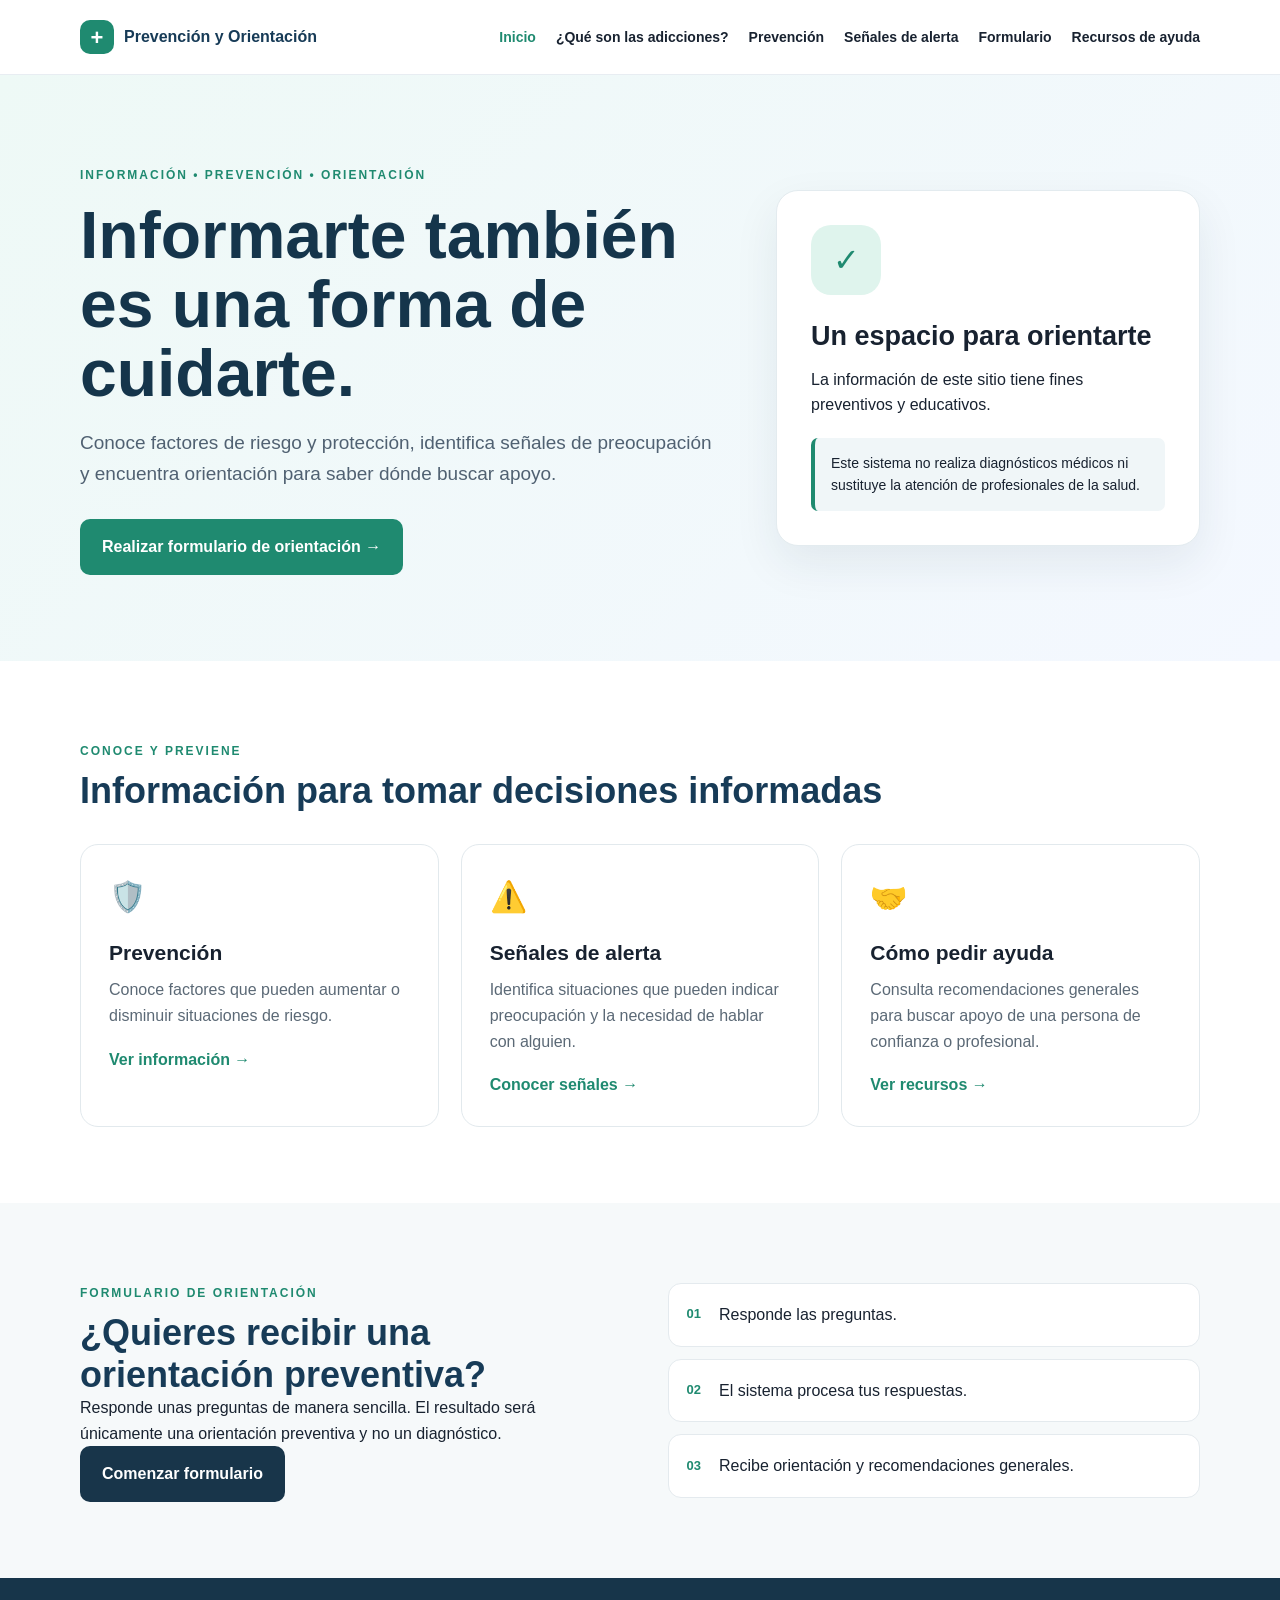
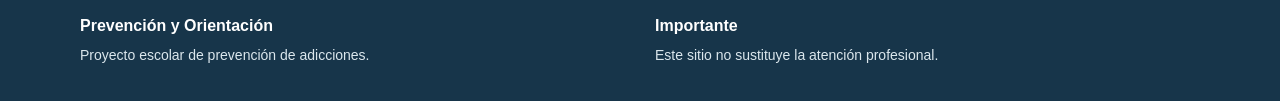
<file: index.html>
<!DOCTYPE html>
<html lang="es"><head><meta charset="UTF-8"><meta name="viewport" content="width=device-width, initial-scale=1.0"><meta name="description" content="Prevención y Orientación ante el Consumo de Sustancias"><title>Prevención y Orientación</title><link rel="stylesheet" href="css/estilos.css"></head>
<body><header class="header"><div class="container nav-wrap"><a class="logo" href="index.html"><span class="logo-mark">+</span><span>Prevención y Orientación</span></a><button class="menu-toggle" aria-label="Abrir menú">☰</button><nav class="nav"><a class="active" href="index.html">Inicio</a><a href="informacion.html">¿Qué son las adicciones?</a><a href="prevencion.html">Prevención</a><a href="informacion.html#alertas">Señales de alerta</a><a href="formulario.html">Formulario</a><a href="ayuda.html">Recursos de ayuda</a></nav></div></header>
<main><section class="hero"><div class="container hero-grid"><div><span class="eyebrow">INFORMACIÓN • PREVENCIÓN • ORIENTACIÓN</span><h1>Informarte también es una forma de cuidarte.</h1><p class="hero-text">Conoce factores de riesgo y protección, identifica señales de preocupación y encuentra orientación para saber dónde buscar apoyo.</p><a class="btn btn-primary" href="formulario.html">Realizar formulario de orientación →</a></div><div class="hero-card"><div class="shield">✓</div><h2>Un espacio para orientarte</h2><p>La información de este sitio tiene fines preventivos y educativos.</p><div class="notice">Este sistema no realiza diagnósticos médicos ni sustituye la atención de profesionales de la salud.</div></div></div></section>
<section class="section"><div class="container"><div class="section-title"><span class="eyebrow">CONOCE Y PREVIENE</span><h2>Información para tomar decisiones informadas</h2></div><div class="cards three"><a class="card" href="prevencion.html"><div class="icon">🛡️</div><h3>Prevención</h3><p>Conoce factores que pueden aumentar o disminuir situaciones de riesgo.</p><span>Ver información →</span></a><a class="card" href="informacion.html#alertas"><div class="icon">⚠️</div><h3>Señales de alerta</h3><p>Identifica situaciones que pueden indicar preocupación y la necesidad de hablar con alguien.</p><span>Conocer señales →</span></a><a class="card" href="ayuda.html"><div class="icon">🤝</div><h3>Cómo pedir ayuda</h3><p>Consulta recomendaciones generales para buscar apoyo de una persona de confianza o profesional.</p><span>Ver recursos →</span></a></div></div></section>
<section class="section soft"><div class="container split"><div><span class="eyebrow">FORMULARIO DE ORIENTACIÓN</span><h2>¿Quieres recibir una orientación preventiva?</h2><p>Responde unas preguntas de manera sencilla. El resultado será únicamente una orientación preventiva y no un diagnóstico.</p><a class="btn btn-dark" href="formulario.html">Comenzar formulario</a></div><div class="steps"><div><b>01</b><span>Responde las preguntas.</span></div><div><b>02</b><span>El sistema procesa tus respuestas.</span></div><div><b>03</b><span>Recibe orientación y recomendaciones generales.</span></div></div></div></section></main>
<footer><div class="container footer-grid"><div><strong>Prevención y Orientación</strong><p>Proyecto escolar de prevención de adicciones.</p></div><div><strong>Importante</strong><p>Este sitio no sustituye la atención profesional.</p></div></div></footer><script src="js/menu.js"></script></body></html>
</file>
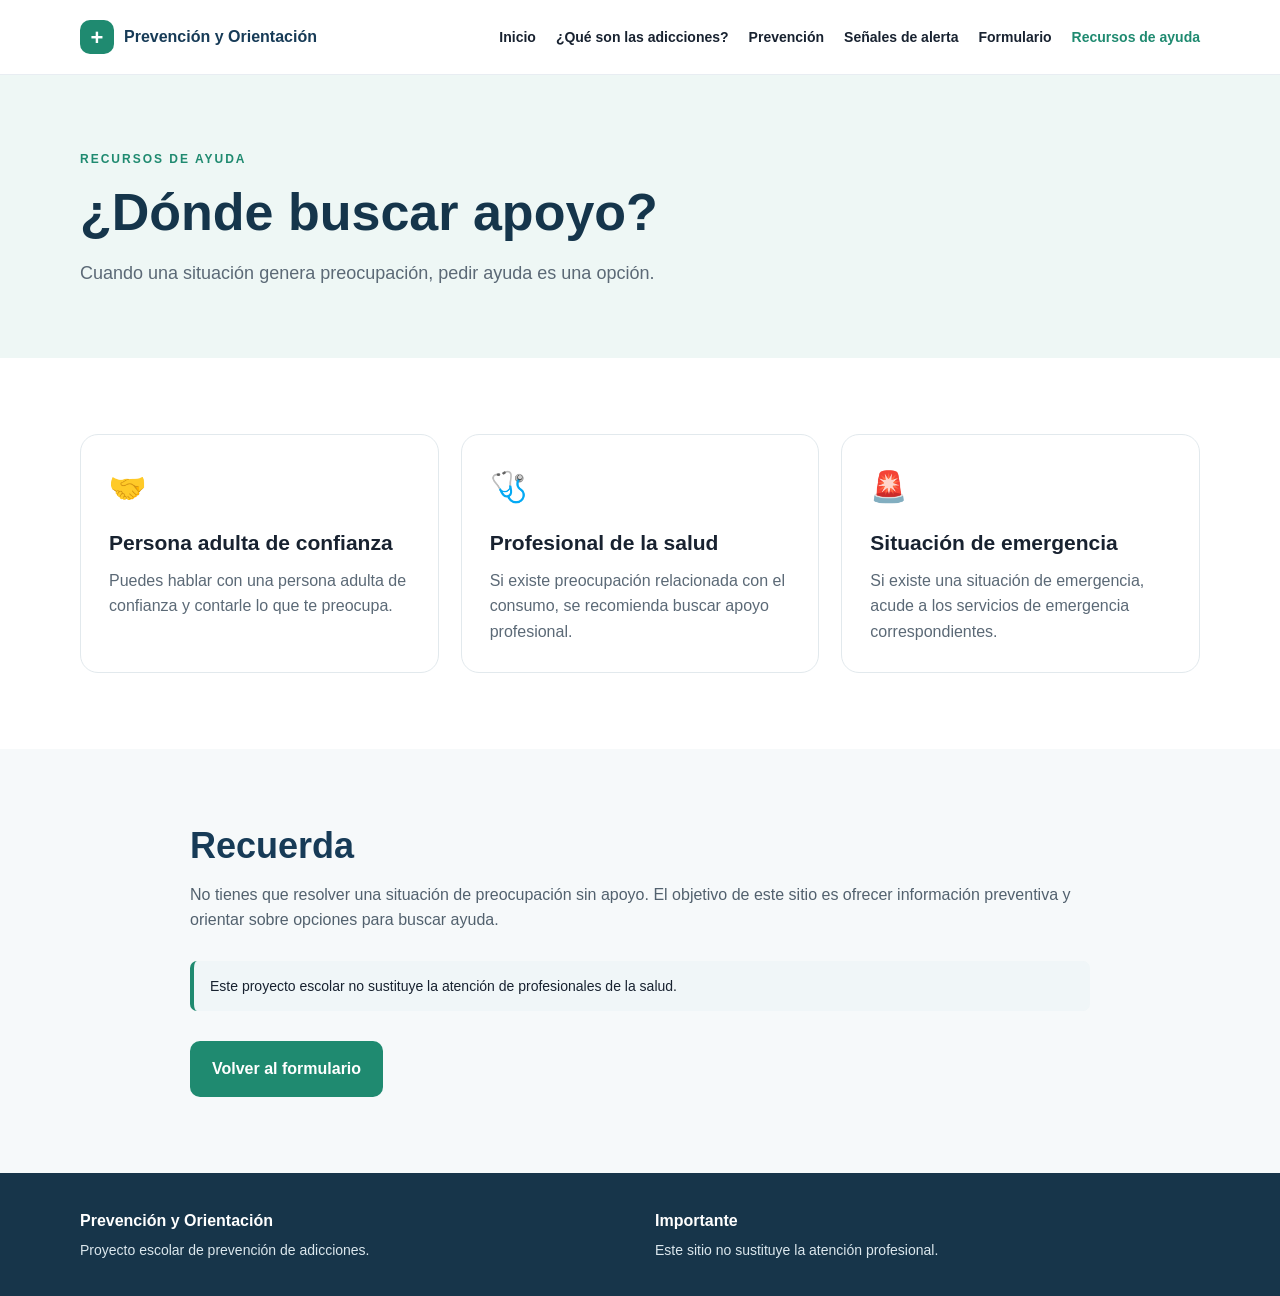
<file: ayuda.html>
<!DOCTYPE html><html lang="es"><head><meta charset="UTF-8"><meta name="viewport" content="width=device-width, initial-scale=1.0"><title>Recursos de ayuda | Prevención y Orientación</title><link rel="stylesheet" href="css/estilos.css"></head><body><header class="header"><div class="container nav-wrap"><a class="logo" href="index.html"><span class="logo-mark">+</span><span>Prevención y Orientación</span></a><button class="menu-toggle">☰</button><nav class="nav"><a href="index.html">Inicio</a><a href="informacion.html">¿Qué son las adicciones?</a><a href="prevencion.html">Prevención</a><a href="informacion.html#alertas">Señales de alerta</a><a href="formulario.html">Formulario</a><a class="active" href="ayuda.html">Recursos de ayuda</a></nav></div></header><main><section class="page-head"><div class="container"><span class="eyebrow">RECURSOS DE AYUDA</span><h1>¿Dónde buscar apoyo?</h1><p>Cuando una situación genera preocupación, pedir ayuda es una opción.</p></div></section><section class="section"><div class="container cards three"><div class="card"><div class="icon">🤝</div><h3>Persona adulta de confianza</h3><p>Puedes hablar con una persona adulta de confianza y contarle lo que te preocupa.</p></div><div class="card"><div class="icon">🩺</div><h3>Profesional de la salud</h3><p>Si existe preocupación relacionada con el consumo, se recomienda buscar apoyo profesional.</p></div><div class="card"><div class="icon">🚨</div><h3>Situación de emergencia</h3><p>Si existe una situación de emergencia, acude a los servicios de emergencia correspondientes.</p></div></div></section><section class="section soft"><div class="container content"><h2>Recuerda</h2><p>No tienes que resolver una situación de preocupación sin apoyo. El objetivo de este sitio es ofrecer información preventiva y orientar sobre opciones para buscar ayuda.</p><div class="notice large">Este proyecto escolar no sustituye la atención de profesionales de la salud.</div><a class="btn btn-primary" href="formulario.html">Volver al formulario</a></div></section></main><footer><div class="container footer-grid"><div><strong>Prevención y Orientación</strong><p>Proyecto escolar de prevención de adicciones.</p></div><div><strong>Importante</strong><p>Este sitio no sustituye la atención profesional.</p></div></div></footer><script src="js/menu.js"></script></body></html>
</file>
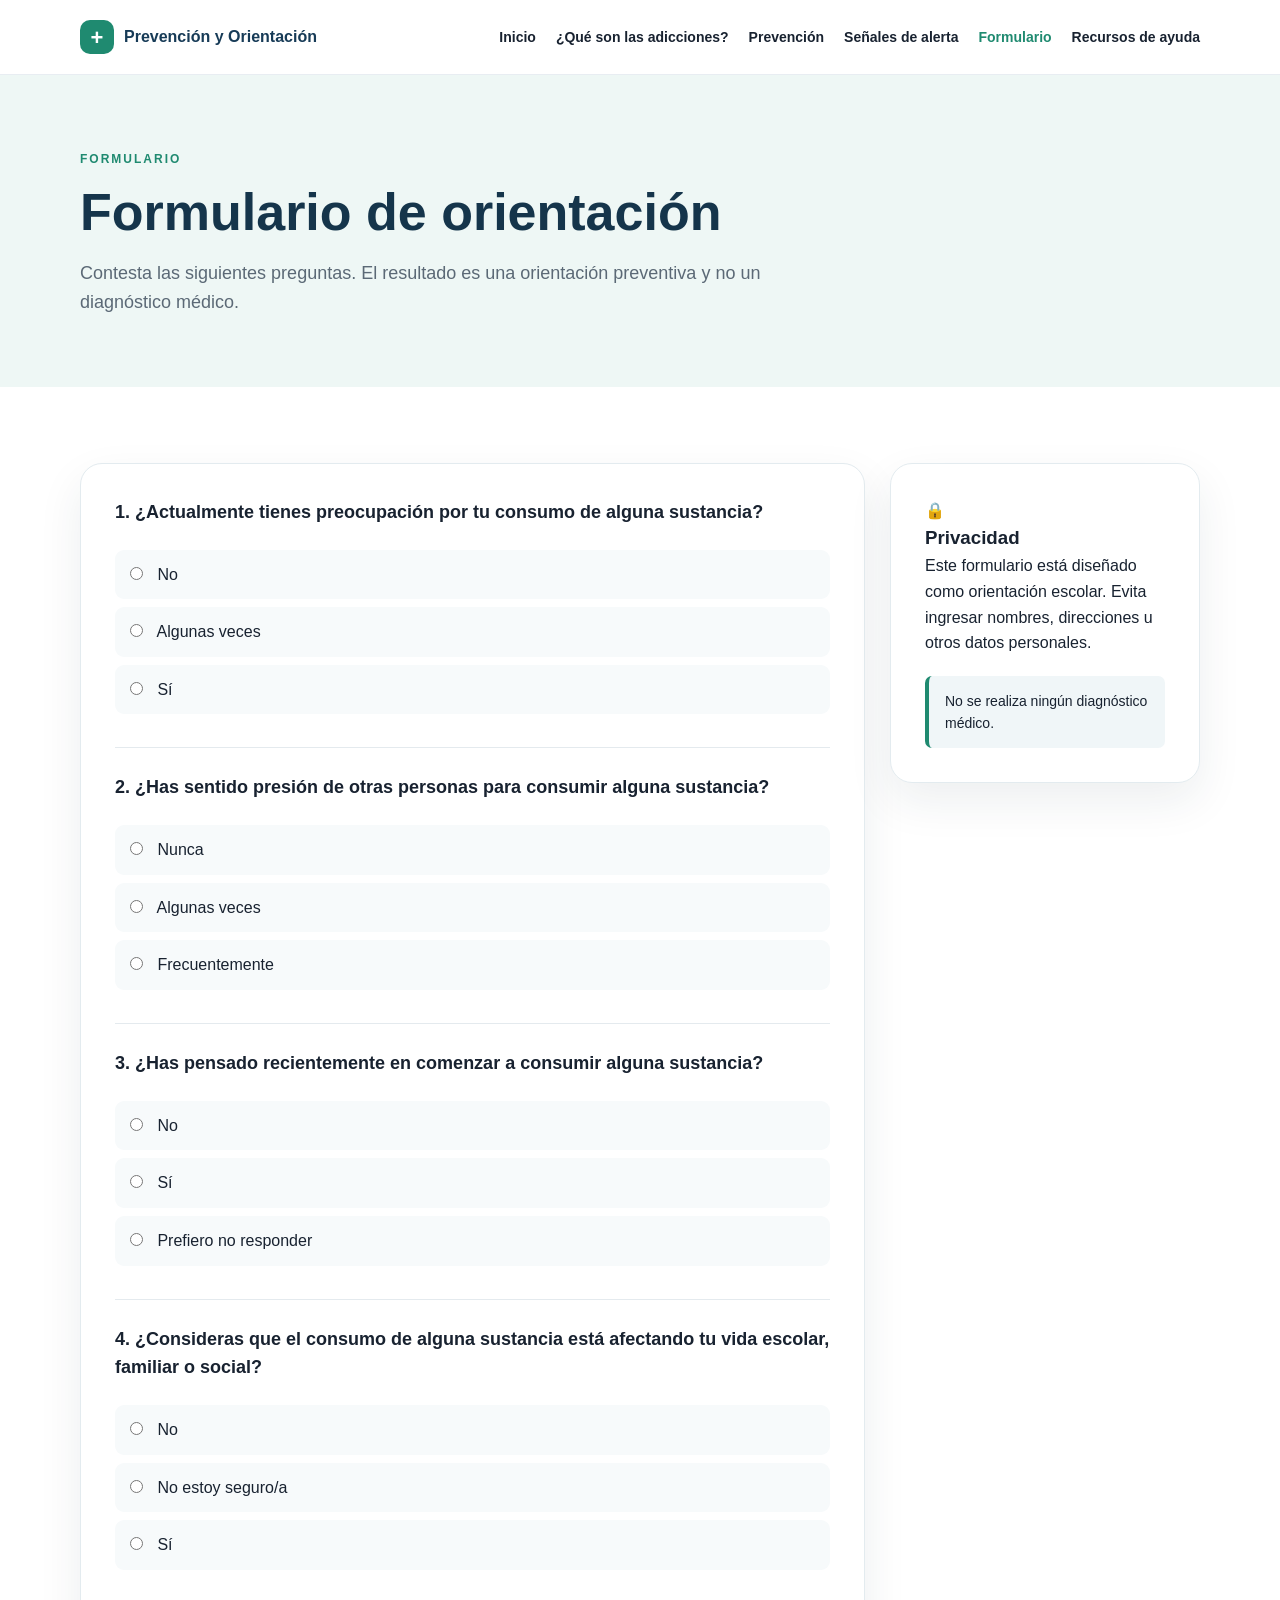
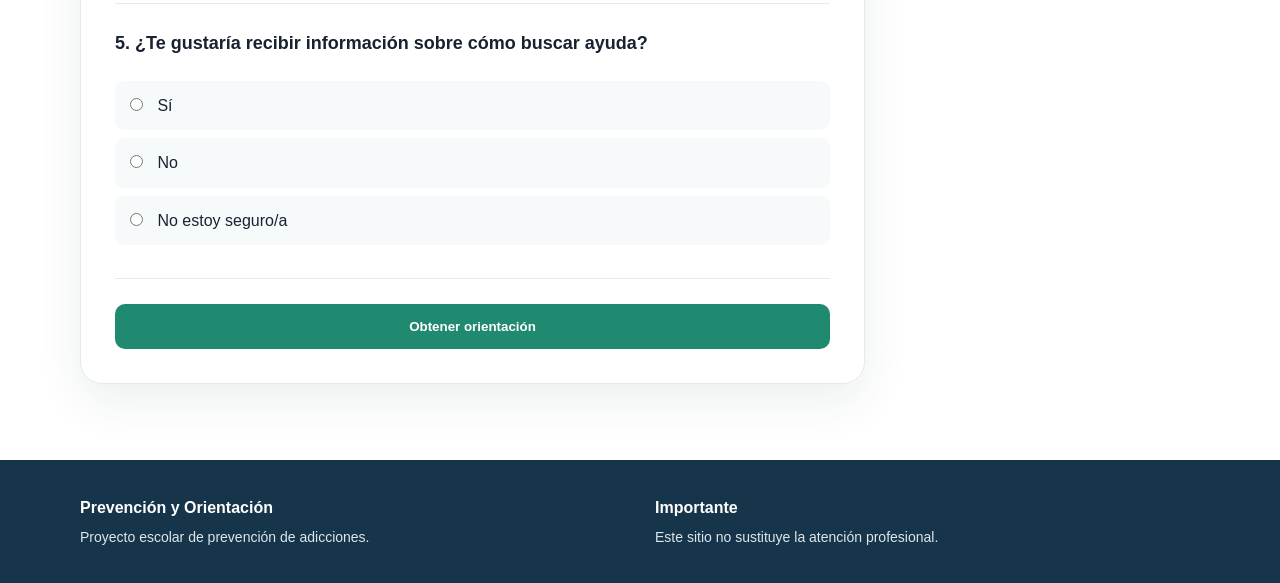
<file: formulario.html>
<!DOCTYPE html><html lang="es"><head><meta charset="UTF-8"><meta name="viewport" content="width=device-width, initial-scale=1.0"><title>Formulario de orientación | Prevención y Orientación</title><link rel="stylesheet" href="css/estilos.css"></head><body><header class="header"><div class="container nav-wrap"><a class="logo" href="index.html"><span class="logo-mark">+</span><span>Prevención y Orientación</span></a><button class="menu-toggle">☰</button><nav class="nav"><a href="index.html">Inicio</a><a href="informacion.html">¿Qué son las adicciones?</a><a href="prevencion.html">Prevención</a><a href="informacion.html#alertas">Señales de alerta</a><a class="active" href="formulario.html">Formulario</a><a href="ayuda.html">Recursos de ayuda</a></nav></div></header><main><section class="page-head"><div class="container"><span class="eyebrow">FORMULARIO</span><h1>Formulario de orientación</h1><p>Contesta las siguientes preguntas. El resultado es una orientación preventiva y no un diagnóstico médico.</p></div></section><section class="section"><div class="container form-layout"><form id="orientationForm" class="form-card"><fieldset><legend>1. ¿Actualmente tienes preocupación por tu consumo de alguna sustancia?</legend><label><input required type="radio" name="q1" value="0"> No</label><label><input type="radio" name="q1" value="1"> Algunas veces</label><label><input type="radio" name="q1" value="2"> Sí</label></fieldset><fieldset><legend>2. ¿Has sentido presión de otras personas para consumir alguna sustancia?</legend><label><input required type="radio" name="q2" value="0"> Nunca</label><label><input type="radio" name="q2" value="1"> Algunas veces</label><label><input type="radio" name="q2" value="2"> Frecuentemente</label></fieldset><fieldset><legend>3. ¿Has pensado recientemente en comenzar a consumir alguna sustancia?</legend><label><input required type="radio" name="q3" value="0"> No</label><label><input type="radio" name="q3" value="2"> Sí</label><label><input type="radio" name="q3" value="1"> Prefiero no responder</label></fieldset><fieldset><legend>4. ¿Consideras que el consumo de alguna sustancia está afectando tu vida escolar, familiar o social?</legend><label><input required type="radio" name="q4" value="0"> No</label><label><input type="radio" name="q4" value="1"> No estoy seguro/a</label><label><input type="radio" name="q4" value="2"> Sí</label></fieldset><fieldset><legend>5. ¿Te gustaría recibir información sobre cómo buscar ayuda?</legend><label><input required type="radio" name="q5" value="0"> Sí</label><label><input type="radio" name="q5" value="0"> No</label><label><input type="radio" name="q5" value="0"> No estoy seguro/a</label></fieldset><button class="btn btn-primary full" type="submit">Obtener orientación</button></form><aside class="side-note"><div class="icon">🔒</div><h3>Privacidad</h3><p>Este formulario está diseñado como orientación escolar. Evita ingresar nombres, direcciones u otros datos personales.</p><div class="notice">No se realiza ningún diagnóstico médico.</div></aside></div></section><section id="resultado" class="section result-section hidden"><div class="container"><div id="resultBox" class="result-box"></div></div></section></main><footer><div class="container footer-grid"><div><strong>Prevención y Orientación</strong><p>Proyecto escolar de prevención de adicciones.</p></div><div><strong>Importante</strong><p>Este sitio no sustituye la atención profesional.</p></div></div></footer><script src="js/formulario.js"></script><script src="js/menu.js"></script></body></html>
</file>
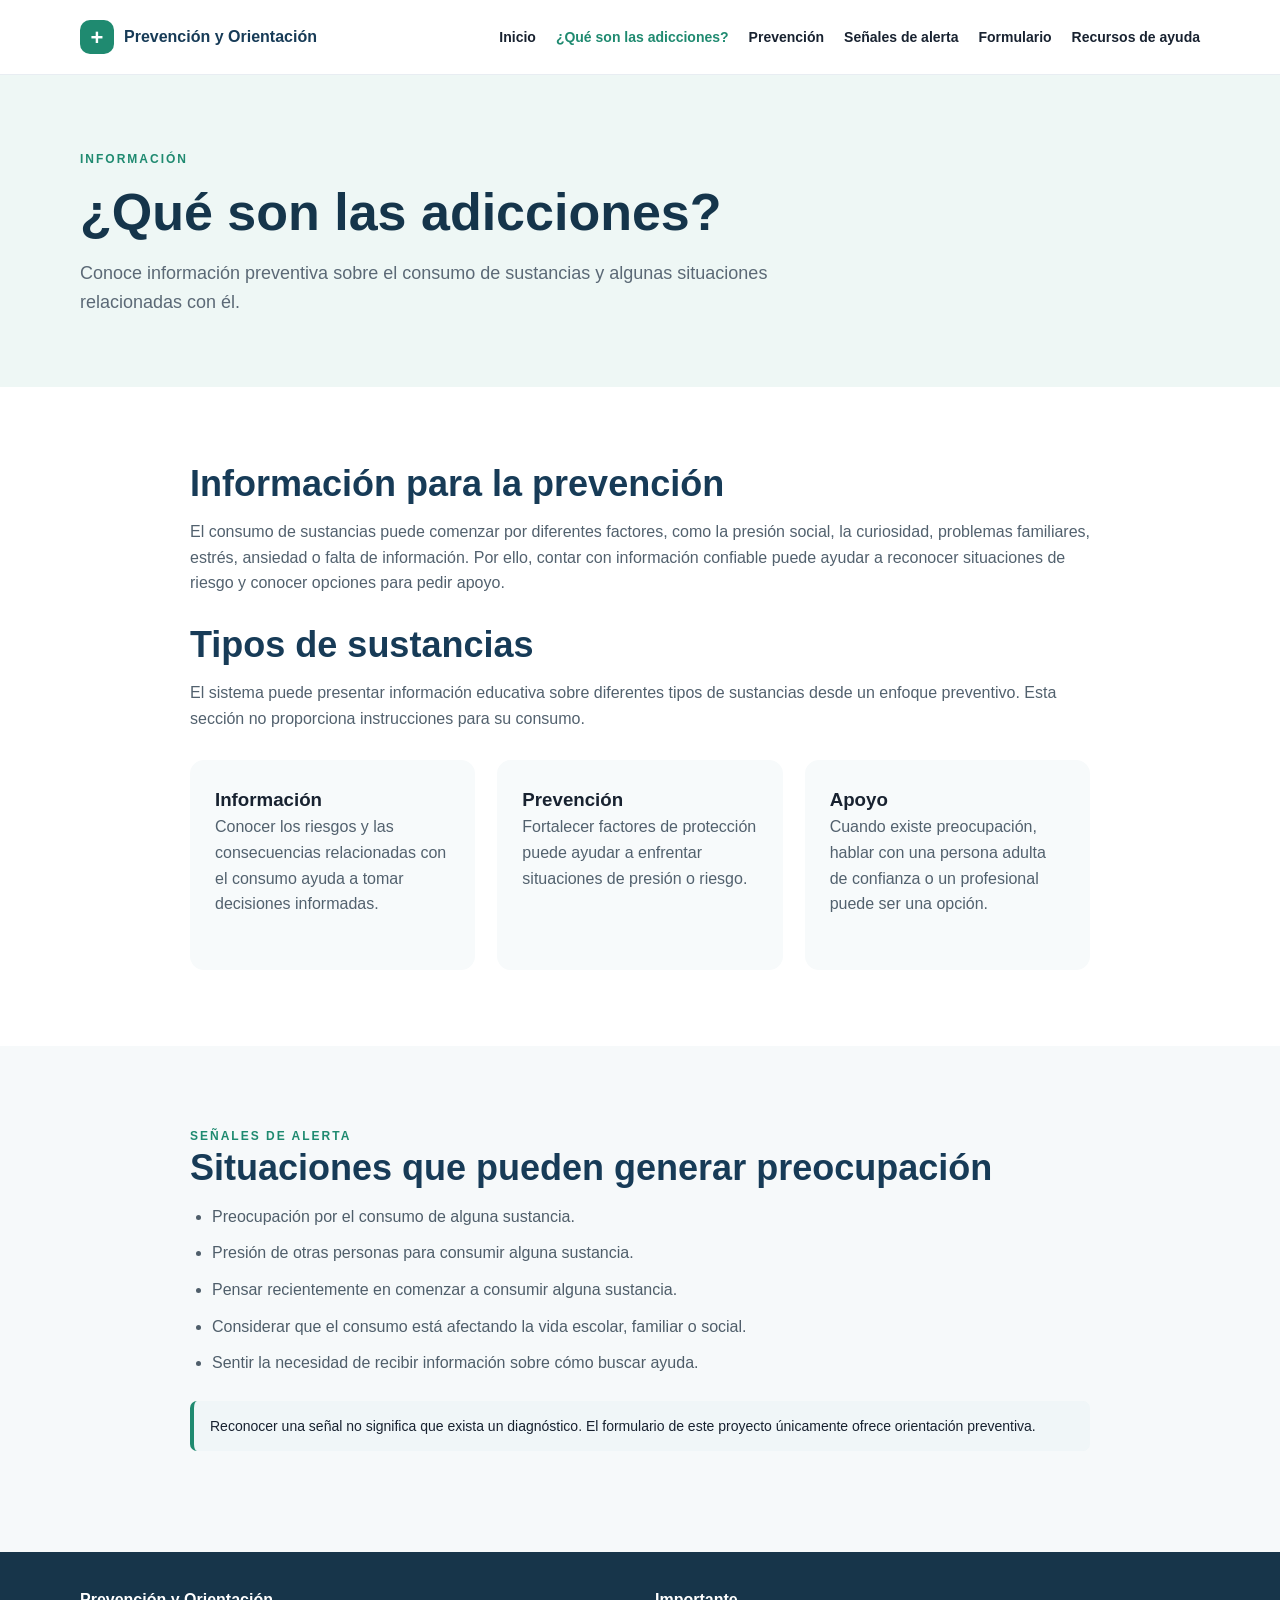
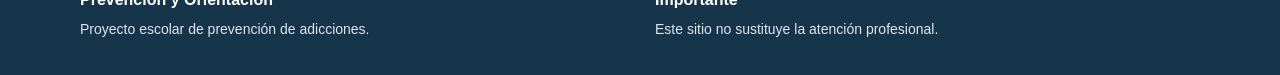
<file: informacion.html>
<!DOCTYPE html><html lang="es"><head><meta charset="UTF-8"><meta name="viewport" content="width=device-width, initial-scale=1.0"><title>¿Qué son las adicciones? | Prevención y Orientación</title><link rel="stylesheet" href="css/estilos.css"></head><body><header class="header"><div class="container nav-wrap"><a class="logo" href="index.html"><span class="logo-mark">+</span><span>Prevención y Orientación</span></a><button class="menu-toggle">☰</button><nav class="nav"><a href="index.html">Inicio</a><a class="active" href="informacion.html">¿Qué son las adicciones?</a><a href="prevencion.html">Prevención</a><a href="#alertas">Señales de alerta</a><a href="formulario.html">Formulario</a><a href="ayuda.html">Recursos de ayuda</a></nav></div></header><main><section class="page-head"><div class="container"><span class="eyebrow">INFORMACIÓN</span><h1>¿Qué son las adicciones?</h1><p>Conoce información preventiva sobre el consumo de sustancias y algunas situaciones relacionadas con él.</p></div></section><section class="section"><div class="container content"><h2>Información para la prevención</h2><p>El consumo de sustancias puede comenzar por diferentes factores, como la presión social, la curiosidad, problemas familiares, estrés, ansiedad o falta de información. Por ello, contar con información confiable puede ayudar a reconocer situaciones de riesgo y conocer opciones para pedir apoyo.</p><h2>Tipos de sustancias</h2><p>El sistema puede presentar información educativa sobre diferentes tipos de sustancias desde un enfoque preventivo. Esta sección no proporciona instrucciones para su consumo.</p><div class="cards three"><div class="info-box"><h3>Información</h3><p>Conocer los riesgos y las consecuencias relacionadas con el consumo ayuda a tomar decisiones informadas.</p></div><div class="info-box"><h3>Prevención</h3><p>Fortalecer factores de protección puede ayudar a enfrentar situaciones de presión o riesgo.</p></div><div class="info-box"><h3>Apoyo</h3><p>Cuando existe preocupación, hablar con una persona adulta de confianza o un profesional puede ser una opción.</p></div></div></div></section><section id="alertas" class="section soft"><div class="container content"><span class="eyebrow">SEÑALES DE ALERTA</span><h2>Situaciones que pueden generar preocupación</h2><ul class="check-list"><li>Preocupación por el consumo de alguna sustancia.</li><li>Presión de otras personas para consumir alguna sustancia.</li><li>Pensar recientemente en comenzar a consumir alguna sustancia.</li><li>Considerar que el consumo está afectando la vida escolar, familiar o social.</li><li>Sentir la necesidad de recibir información sobre cómo buscar ayuda.</li></ul><div class="notice large">Reconocer una señal no significa que exista un diagnóstico. El formulario de este proyecto únicamente ofrece orientación preventiva.</div></div></section></main><footer><div class="container footer-grid"><div><strong>Prevención y Orientación</strong><p>Proyecto escolar de prevención de adicciones.</p></div><div><strong>Importante</strong><p>Este sitio no sustituye la atención profesional.</p></div></div></footer><script src="js/menu.js"></script></body></html>
</file>
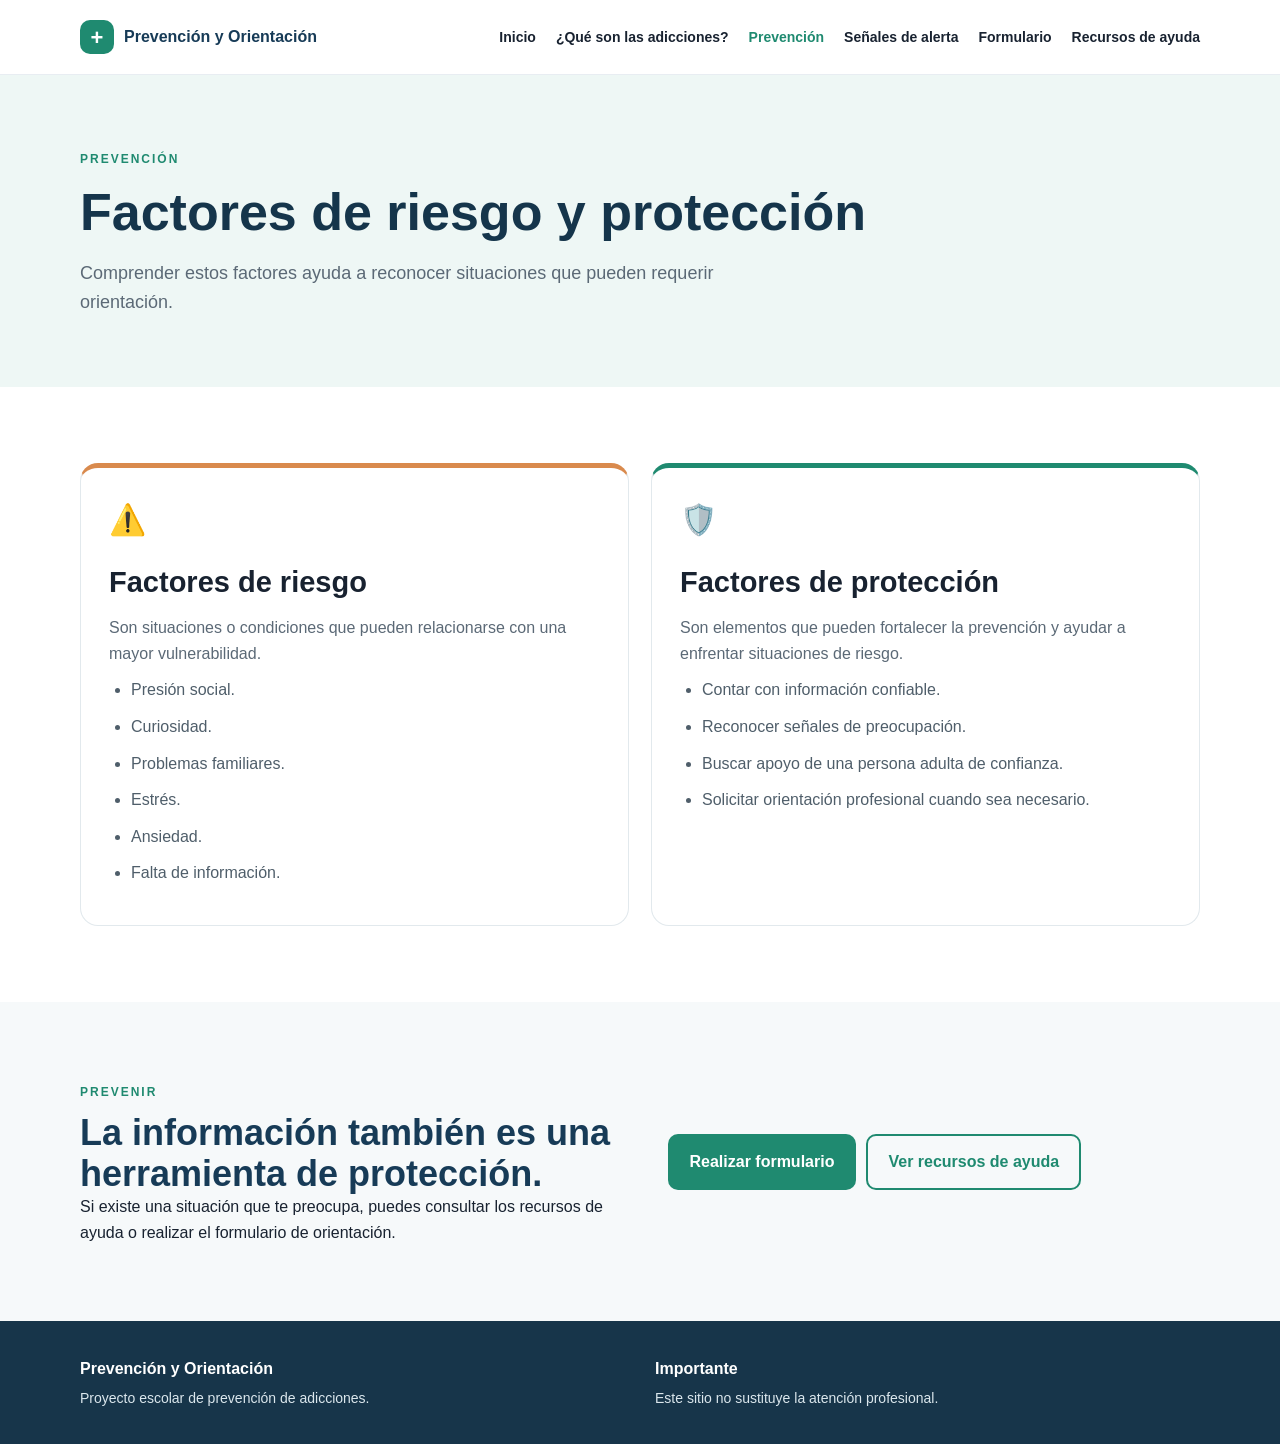
<file: prevencion.html>
<!DOCTYPE html><html lang="es"><head><meta charset="UTF-8"><meta name="viewport" content="width=device-width, initial-scale=1.0"><title>Prevención | Prevención y Orientación</title><link rel="stylesheet" href="css/estilos.css"></head><body><header class="header"><div class="container nav-wrap"><a class="logo" href="index.html"><span class="logo-mark">+</span><span>Prevención y Orientación</span></a><button class="menu-toggle">☰</button><nav class="nav"><a href="index.html">Inicio</a><a href="informacion.html">¿Qué son las adicciones?</a><a class="active" href="prevencion.html">Prevención</a><a href="informacion.html#alertas">Señales de alerta</a><a href="formulario.html">Formulario</a><a href="ayuda.html">Recursos de ayuda</a></nav></div></header><main><section class="page-head"><div class="container"><span class="eyebrow">PREVENCIÓN</span><h1>Factores de riesgo y protección</h1><p>Comprender estos factores ayuda a reconocer situaciones que pueden requerir orientación.</p></div></section><section class="section"><div class="container cards two"><div class="card large-card risk"><div class="icon">⚠️</div><h2>Factores de riesgo</h2><p>Son situaciones o condiciones que pueden relacionarse con una mayor vulnerabilidad.</p><ul><li>Presión social.</li><li>Curiosidad.</li><li>Problemas familiares.</li><li>Estrés.</li><li>Ansiedad.</li><li>Falta de información.</li></ul></div><div class="card large-card protect"><div class="icon">🛡️</div><h2>Factores de protección</h2><p>Son elementos que pueden fortalecer la prevención y ayudar a enfrentar situaciones de riesgo.</p><ul><li>Contar con información confiable.</li><li>Reconocer señales de preocupación.</li><li>Buscar apoyo de una persona adulta de confianza.</li><li>Solicitar orientación profesional cuando sea necesario.</li></ul></div></div></section><section class="section soft"><div class="container split"><div><span class="eyebrow">PREVENIR</span><h2>La información también es una herramienta de protección.</h2><p>Si existe una situación que te preocupa, puedes consultar los recursos de ayuda o realizar el formulario de orientación.</p></div><div><a class="btn btn-primary" href="formulario.html">Realizar formulario</a><a class="btn btn-outline" href="ayuda.html">Ver recursos de ayuda</a></div></div></section></main><footer><div class="container footer-grid"><div><strong>Prevención y Orientación</strong><p>Proyecto escolar de prevención de adicciones.</p></div><div><strong>Importante</strong><p>Este sitio no sustituye la atención profesional.</p></div></div></footer><script src="js/menu.js"></script></body></html>
</file>
<file: css/estilos.css>
*{box-sizing:border-box;margin:0;padding:0}body{font-family:Arial,Helvetica,sans-serif;color:#182230;background:#fff;line-height:1.6}a{text-decoration:none;color:inherit}.container{width:min(1120px,92%);margin:auto}.header{position:sticky;top:0;z-index:10;background:rgba(255,255,255,.96);border-bottom:1px solid #e8edf2}.nav-wrap{min-height:74px;display:flex;align-items:center;justify-content:space-between;gap:25px}.logo{font-weight:800;display:flex;align-items:center;gap:10px;color:#173b57}.logo-mark{width:34px;height:34px;border-radius:10px;background:#1f8a70;color:#fff;display:grid;place-items:center;font-size:22px}.nav{display:flex;gap:20px;align-items:center;font-size:14px;font-weight:700}.nav a{padding:7px 0}.nav a:hover,.nav a.active{color:#1f8a70}.menu-toggle{display:none;border:0;background:none;font-size:25px}.hero{background:linear-gradient(135deg,#eef9f6,#f4f8ff);padding:86px 0}.hero-grid{display:grid;grid-template-columns:1.2fr .8fr;gap:60px;align-items:center}.eyebrow{font-size:12px;letter-spacing:2px;font-weight:800;color:#1f8a70}.hero h1,.page-head h1{font-size:clamp(38px,6vw,66px);line-height:1.05;margin:14px 0 20px;color:#15354b}.hero-text{font-size:19px;max-width:670px;color:#506172;margin-bottom:30px}.btn{display:inline-block;border-radius:10px;padding:13px 20px;font-weight:800;border:2px solid transparent;cursor:pointer;text-align:center}.btn-primary{background:#1f8a70;color:#fff}.btn-primary:hover{background:#176b58}.btn-dark{background:#18354a;color:#fff}.btn-outline{border-color:#1f8a70;color:#1f8a70;margin-left:10px}.hero-card,.form-card,.side-note{background:#fff;border:1px solid #e3ebef;border-radius:22px;padding:34px;box-shadow:0 18px 45px rgba(24,50,70,.08)}.shield{width:70px;height:70px;border-radius:20px;background:#dff4ed;color:#1f8a70;display:grid;place-items:center;font-size:32px;margin-bottom:20px}.hero-card h2{font-size:27px;margin-bottom:8px}.notice{background:#f0f6f8;border-left:4px solid #1f8a70;padding:14px 16px;border-radius:7px;margin-top:20px;font-size:14px}.notice.large{margin:25px 0}.section{padding:76px 0}.soft{background:#f6f9fa}.section-title{margin-bottom:32px}.section-title h2,.split h2,.content h2{font-size:36px;line-height:1.15;margin-top:8px;color:#173b57}.cards{display:grid;gap:22px}.cards.three{grid-template-columns:repeat(3,1fr)}.cards.two{grid-template-columns:repeat(2,1fr)}.card{background:#fff;border:1px solid #e2e9ed;border-radius:18px;padding:28px;transition:.2s}.card:hover{transform:translateY(-3px);box-shadow:0 14px 35px rgba(24,50,70,.08)}.card .icon,.info-box .icon{font-size:30px;margin-bottom:15px}.card h3{font-size:21px;margin-bottom:8px}.card p{color:#5b6976}.card span{display:block;color:#1f8a70;font-weight:800;margin-top:18px}.split{display:grid;grid-template-columns:1fr 1fr;gap:55px;align-items:center}.steps{display:grid;gap:12px}.steps div{display:flex;gap:18px;align-items:center;background:#fff;padding:18px;border-radius:13px;border:1px solid #e4eaee}.steps b{color:#1f8a70;font-size:13px}.page-head{background:#eef7f5;padding:70px 0}.page-head h1{font-size:52px}.page-head p{font-size:18px;color:#5b6976;max-width:700px}.content{max-width:900px}.content h2{margin:0 0 15px}.content p{margin-bottom:28px;color:#52616e}.info-box{background:#f7fafb;padding:25px;border-radius:14px}.check-list,.large-card ul{padding-left:22px;color:#4f5e6a}.check-list li,.large-card li{margin:11px 0}.large-card h2{font-size:29px;margin:10px 0}.risk{border-top:5px solid #d98a4d}.protect{border-top:5px solid #1f8a70}.form-layout{display:grid;grid-template-columns:1fr 310px;gap:25px;align-items:start}.form-card fieldset{border:0;padding:0 0 25px;margin-bottom:25px;border-bottom:1px solid #e4eaee}.form-card legend{font-weight:800;font-size:18px;margin-bottom:15px}.form-card label{display:block;background:#f7fafb;padding:12px 15px;border-radius:9px;margin:8px 0;cursor:pointer}.form-card input{margin-right:10px;accent-color:#1f8a70}.full{width:100%}.side-note{position:sticky;top:100px}.result-section{padding-top:0}.hidden{display:none}.result-box{padding:30px;border-radius:18px;background:#eaf7f2;border:1px solid #cbe9de}.result-box h2{color:#176b58;margin-bottom:10px}.result-box p{color:#465762}.result-box .btn{margin-top:18px}footer{background:#17354a;color:#dbe7ed;padding:35px 0}.footer-grid{display:grid;grid-template-columns:1fr 1fr;gap:30px}.footer-grid strong{color:#fff}.footer-grid p{font-size:14px;margin-top:5px}.content .btn{margin-top:5px}@media(max-width:850px){.nav{display:none;position:absolute;top:74px;left:0;right:0;background:#fff;padding:18px 5%;border-bottom:1px solid #e8edf2;flex-direction:column;align-items:flex-start}.nav.open{display:flex}.menu-toggle{display:block}.hero-grid,.split,.form-layout{grid-template-columns:1fr}.cards.three,.cards.two{grid-template-columns:1fr}.hero{padding:60px 0}.page-head h1{font-size:42px}.side-note{position:static}.footer-grid{grid-template-columns:1fr}.btn-outline{margin-left:0;margin-top:10px;display:block}}
</file>
